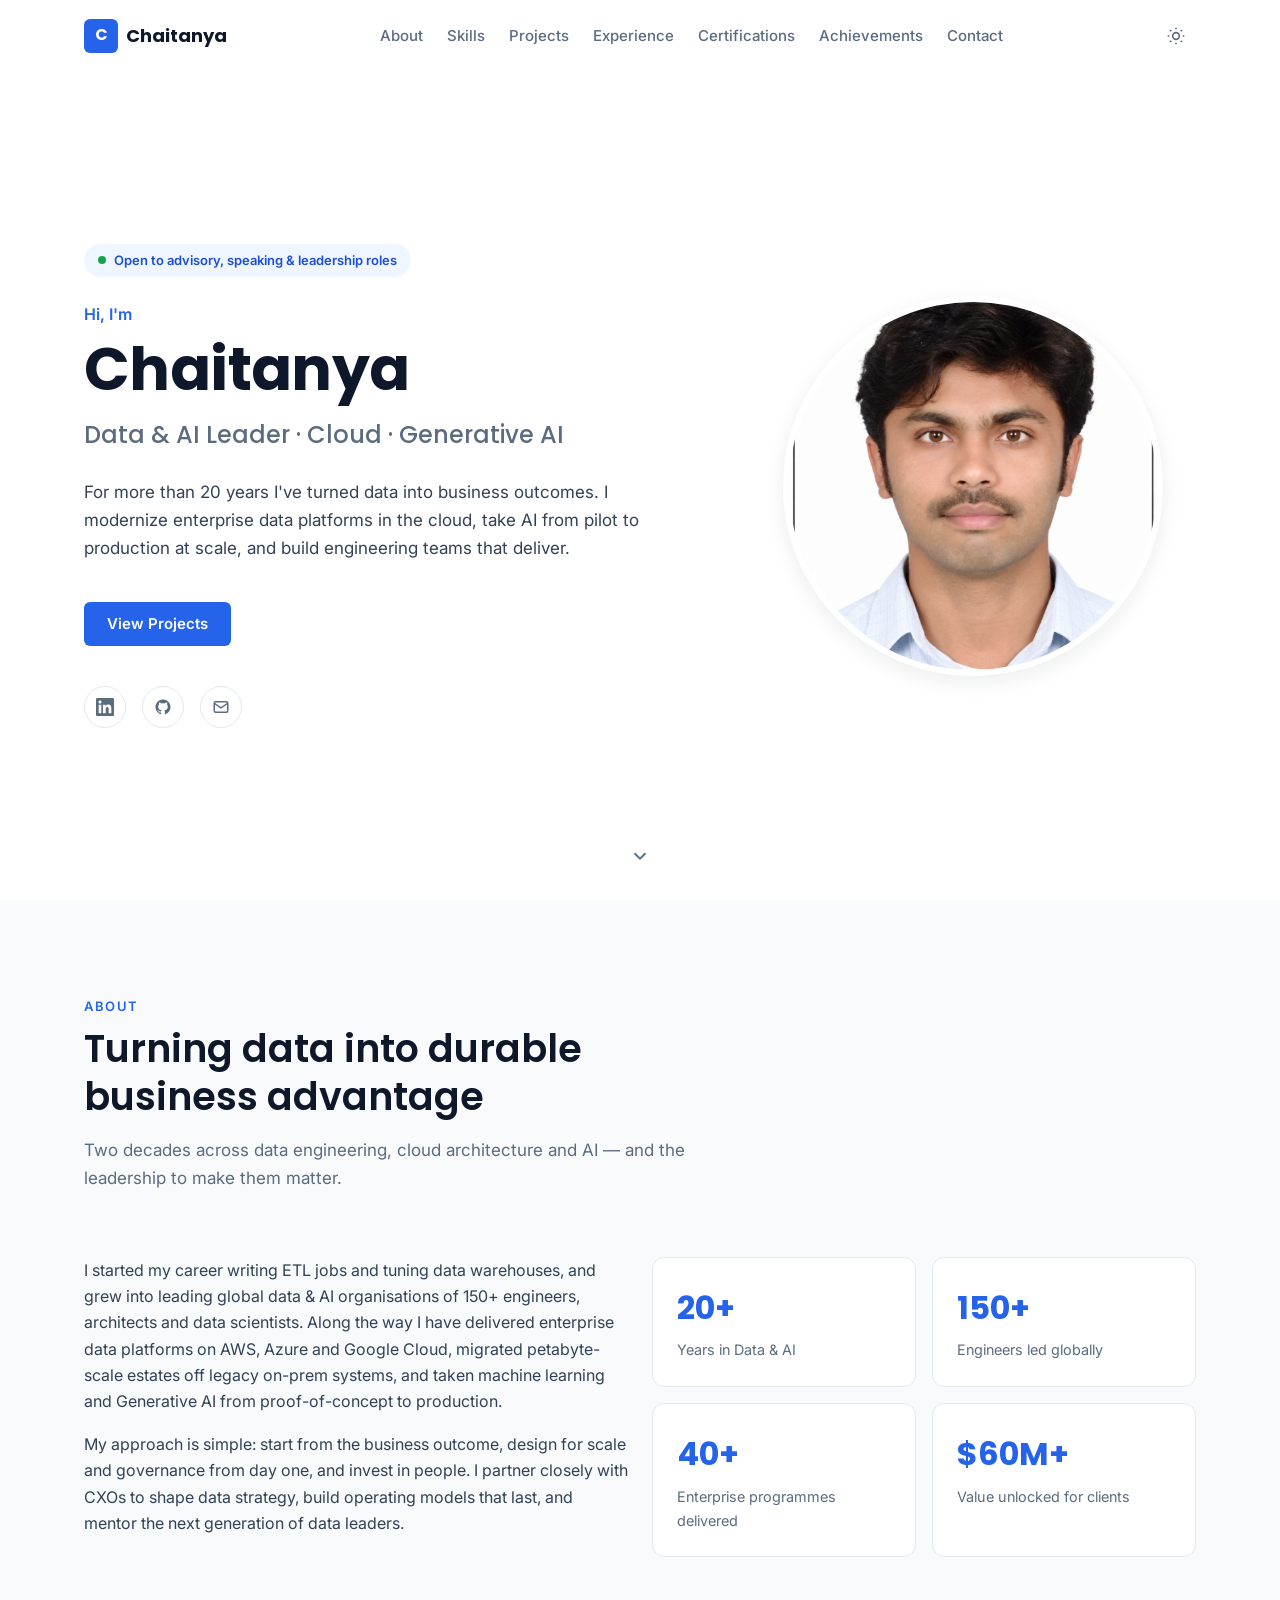
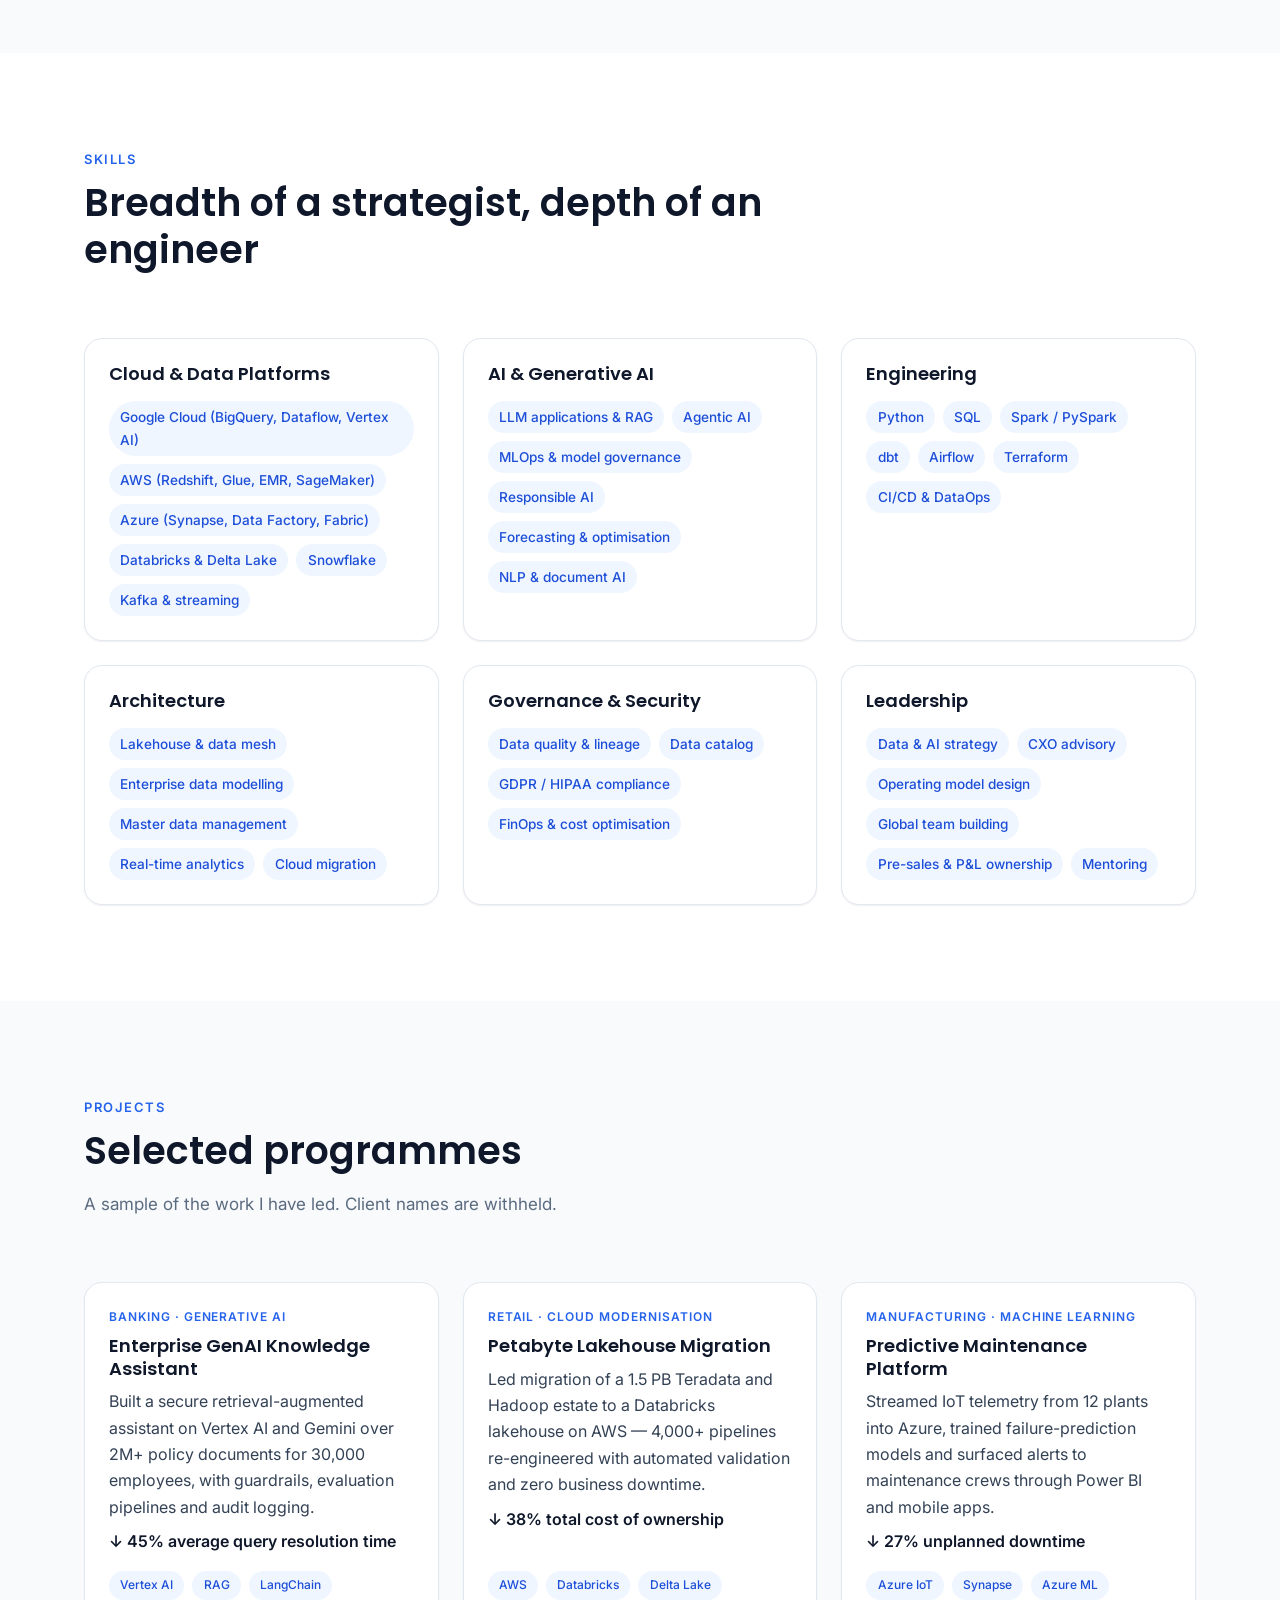
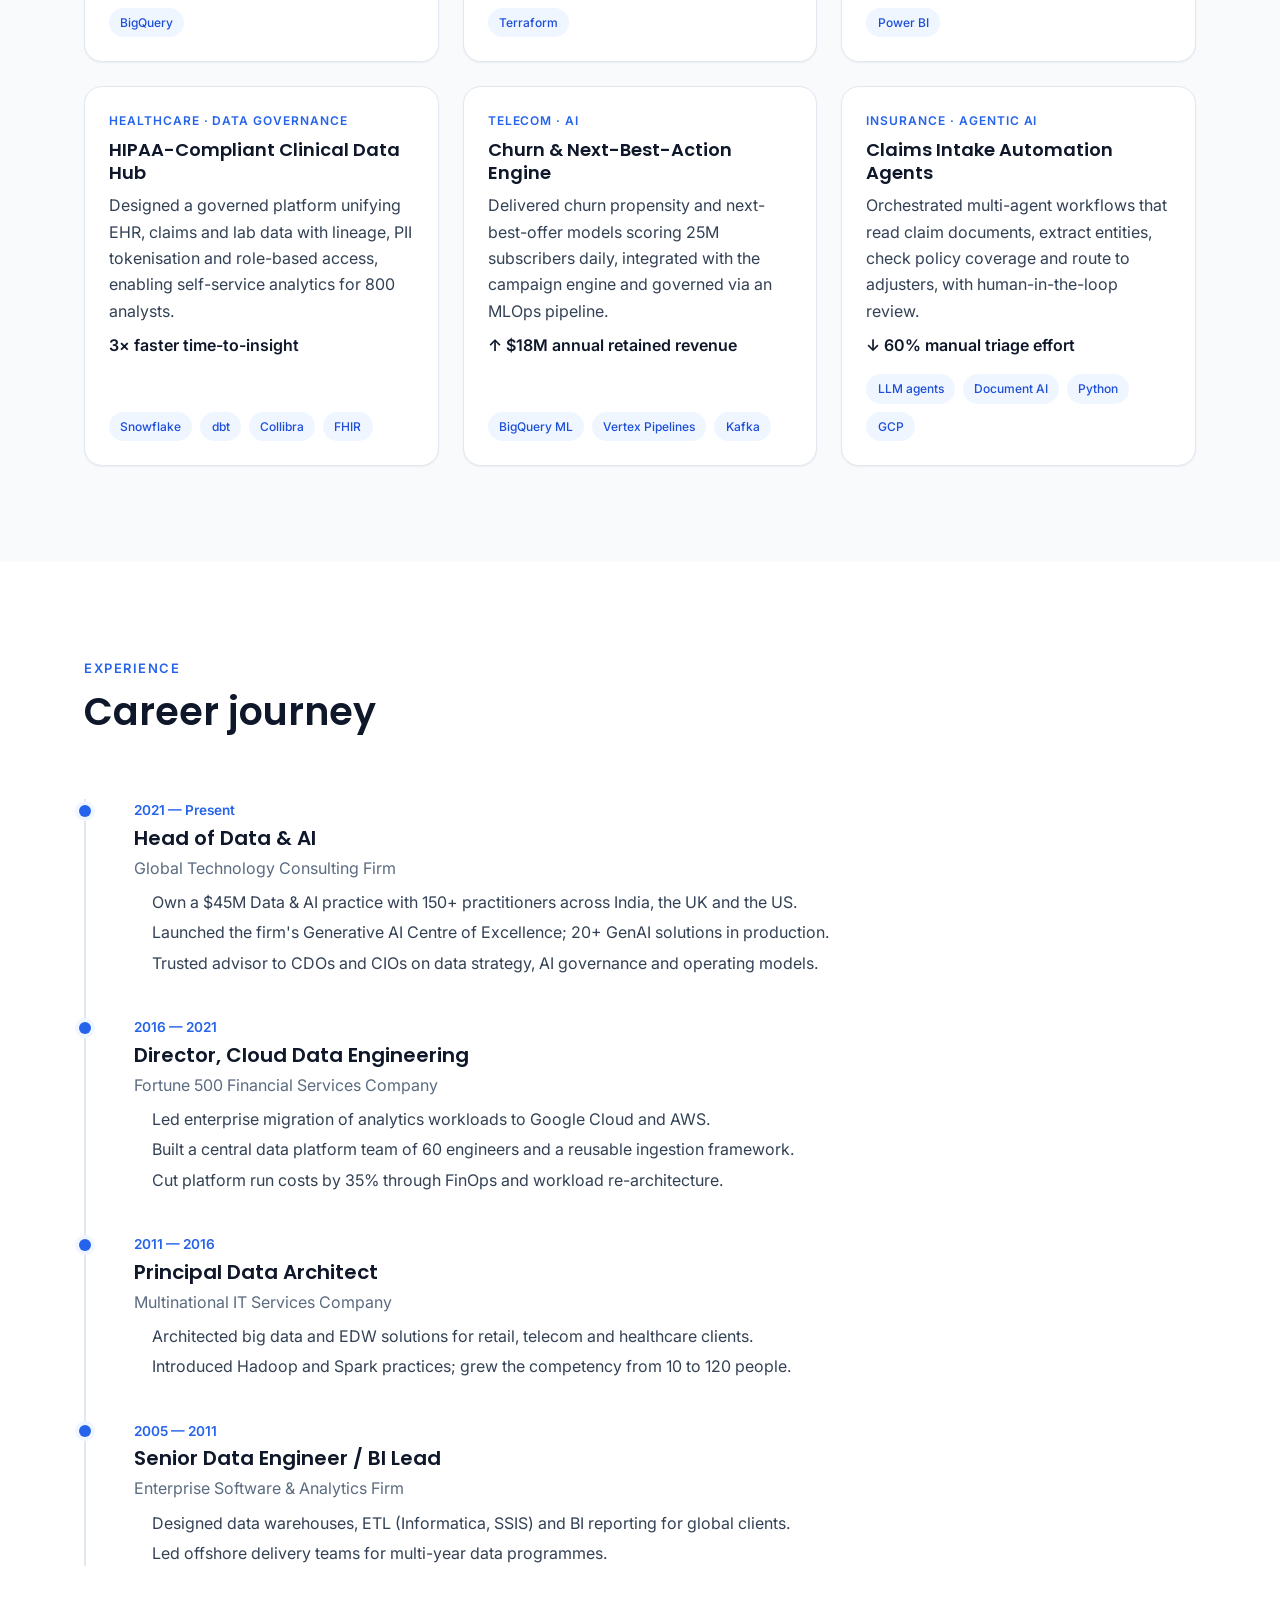
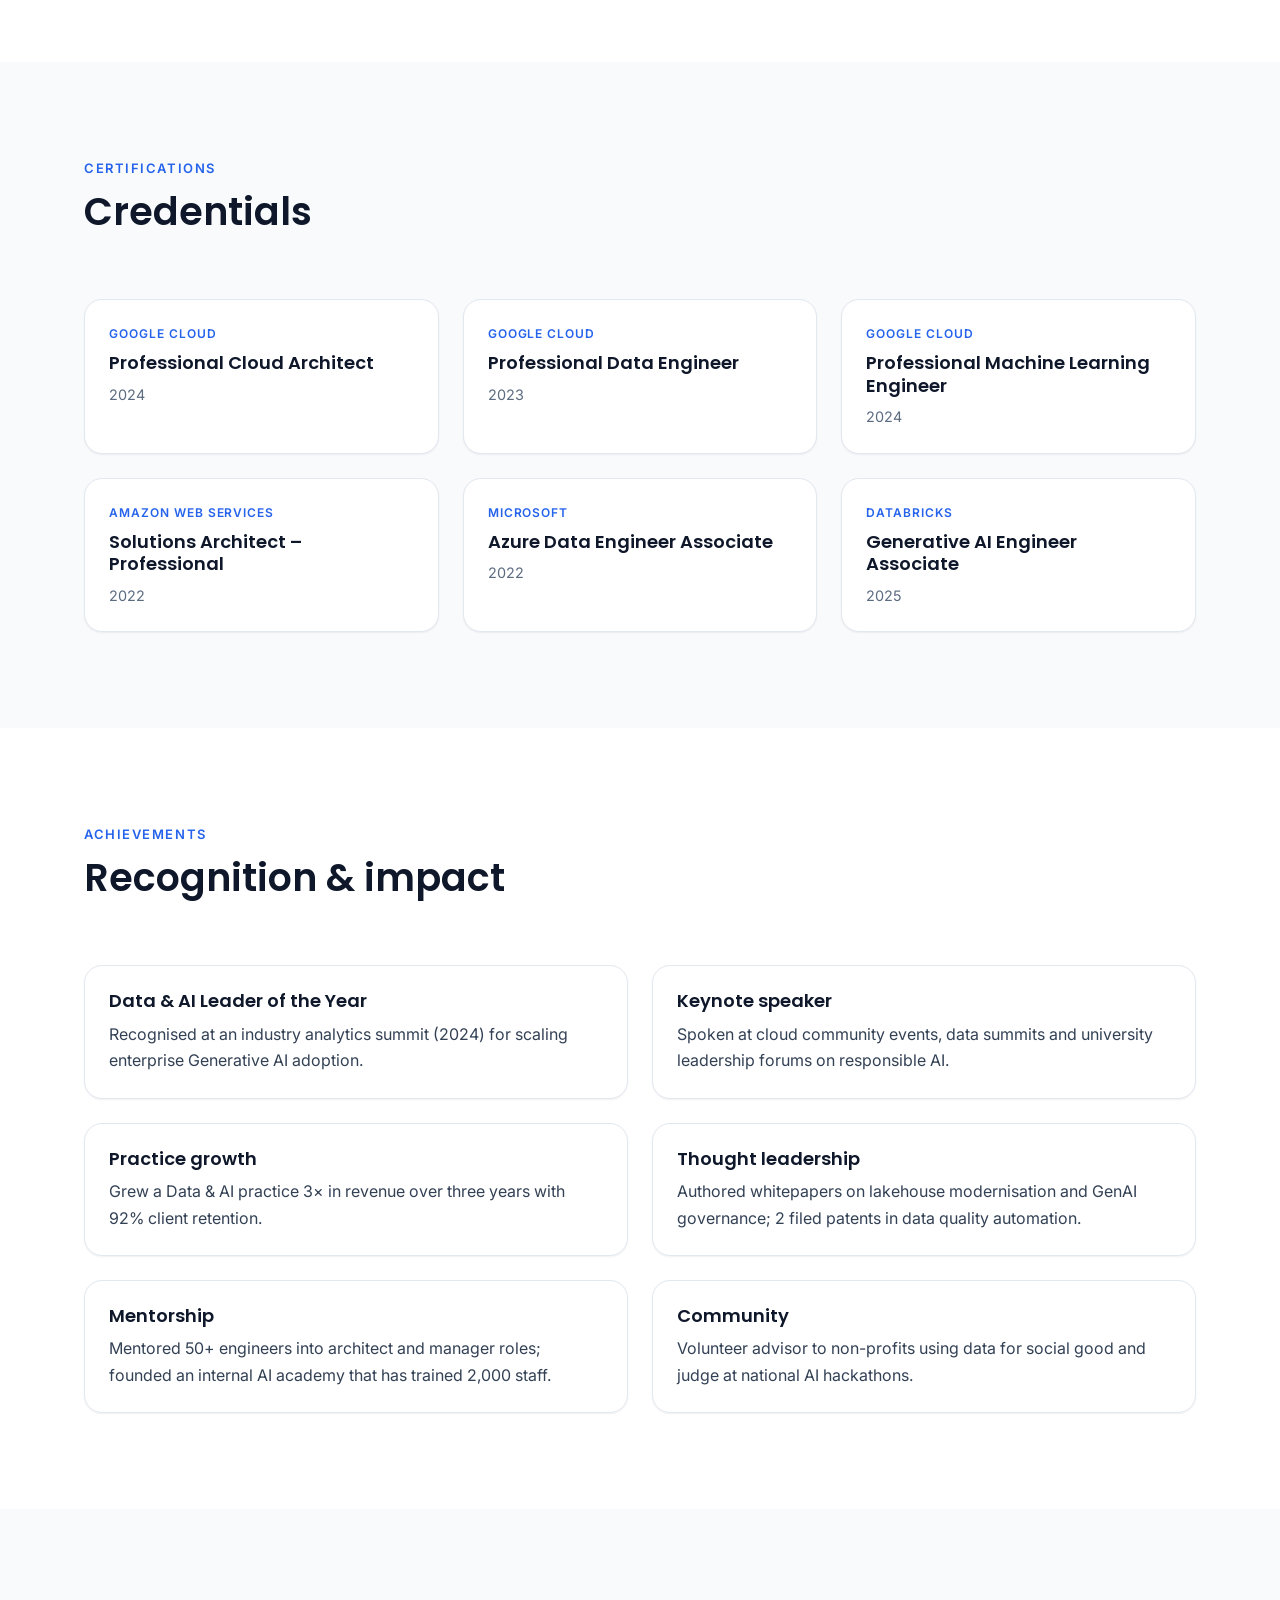
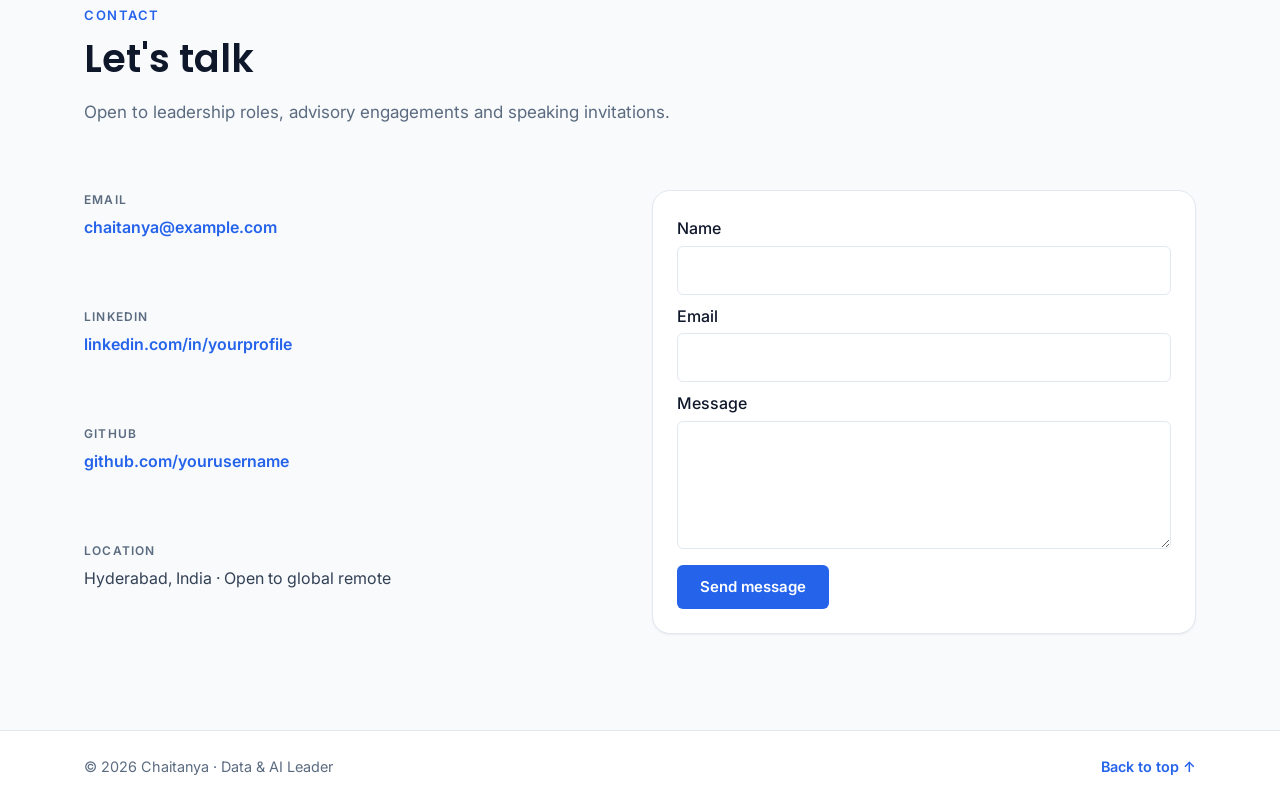
<file: index.html>
<!DOCTYPE html>
<html lang="en">
<head>
  <meta charset="UTF-8">
  <meta name="viewport" content="width=device-width, initial-scale=1.0">

  <title>Chaitanya | Data &amp; AI Leader — Cloud, Generative AI &amp; Analytics</title>
  <meta name="description" content="Chaitanya is a Data &amp; AI leader with 20+ years of experience building cloud data platforms, scaling enterprise AI and Generative AI, and leading high-performing engineering teams.">
  <meta name="author" content="Chaitanya">
  <meta name="theme-color" content="#2563eb">

  <!-- Canonical: update to your published GitHub Pages URL -->
  <link rel="canonical" href="https://yourusername.github.io/portfolio-demo2/">

  <!-- Open Graph -->
  <meta property="og:type" content="profile">
  <meta property="og:site_name" content="Chaitanya — Portfolio">
  <meta property="og:title" content="Chaitanya | Data &amp; AI Leader">
  <meta property="og:description" content="20+ years building cloud data platforms, enterprise AI and high-performing teams.">
  <meta property="og:url" content="https://yourusername.github.io/portfolio-demo2/">
  <meta property="og:image" content="https://yourusername.github.io/portfolio-demo2/assets/og-image.png">
  <meta property="og:image:width" content="1200">
  <meta property="og:image:height" content="630">
  <meta property="og:image:alt" content="Chaitanya — Data &amp; AI Leader">
  <meta name="twitter:card" content="summary_large_image">

  <!-- Icons -->
  <link rel="icon" href="assets/icons/favicon.svg" type="image/svg+xml">
  <link rel="icon" href="assets/icons/favicon-32.png" sizes="32x32" type="image/png">
  <link rel="apple-touch-icon" href="assets/icons/apple-touch-icon.png">

  <!-- Fonts -->
  <link rel="preconnect" href="https://fonts.googleapis.com">
  <link rel="preconnect" href="https://fonts.gstatic.com" crossorigin>
  <link href="https://fonts.googleapis.com/css2?family=Inter:wght@400;500;600&family=Poppins:wght@500;600;700&display=swap" rel="stylesheet">

  <link rel="preload" as="image" href="images/profile/profile.jpg" fetchpriority="high">
  <link rel="stylesheet" href="css/style.css">

  <script src="js/theme-init.js"></script>
  <script src="js/main.js" defer></script>
</head>
<body>

  <a class="skip-link" href="#main-content">Skip to main content</a>

  <header class="site-header" id="site-header">
    <div class="container site-header__inner">

      <a class="brand" href="#hero" aria-label="Chaitanya — back to top">
        <span class="brand__mark" aria-hidden="true">C</span>
        <span>Chaitanya</span>
      </a>

      <nav class="primary-nav" aria-label="Primary">
        <ul class="primary-nav__list" id="primary-nav-list">
          <li><a class="nav-link" href="#about">About</a></li>
          <li><a class="nav-link" href="#skills">Skills</a></li>
          <li><a class="nav-link" href="#projects">Projects</a></li>
          <li><a class="nav-link" href="#experience">Experience</a></li>
          <li><a class="nav-link" href="#certifications">Certifications</a></li>
          <li><a class="nav-link" href="#achievements">Achievements</a></li>
          <li><a class="nav-link" href="#contact">Contact</a></li>
        </ul>
      </nav>

      <div class="site-header__actions">
        <button type="button" class="icon-button theme-toggle" id="theme-toggle" aria-label="Switch to dark theme" aria-pressed="false">
          <svg class="icon icon-sun" width="20" height="20" viewBox="0 0 24 24" fill="none" stroke="currentColor" stroke-width="2" aria-hidden="true">
            <circle cx="12" cy="12" r="4"></circle>
            <path d="M12 2v2M12 20v2M4.93 4.93l1.41 1.41M17.66 17.66l1.41 1.41M2 12h2M20 12h2M6.34 17.66l-1.41 1.41M19.07 4.93l-1.41 1.41"></path>
          </svg>
          <svg class="icon icon-moon" width="20" height="20" viewBox="0 0 24 24" fill="none" stroke="currentColor" stroke-width="2" aria-hidden="true">
            <path d="M21 12.79A9 9 0 1 1 11.21 3 7 7 0 0 0 21 12.79z"></path>
          </svg>
        </button>


        <button type="button" class="icon-button nav-toggle" id="nav-toggle" aria-label="Open menu" aria-expanded="false" aria-controls="primary-nav-list">
          <span class="nav-toggle__bar"></span>
          <span class="nav-toggle__bar"></span>
          <span class="nav-toggle__bar"></span>
        </button>
      </div>

    </div>
  </header>

  <main id="main-content">

    <!-- ============================== Hero ============================== -->
    <section id="hero" class="hero" aria-labelledby="hero-title">
      <div class="container hero__inner">

        <div class="hero__content">
          <p class="hero__badge"><span class="hero__badge-dot" aria-hidden="true"></span>Open to advisory, speaking &amp; leadership roles</p>
          <p class="hero__eyebrow">Hi, I'm</p>
          <h1 class="hero__name" id="hero-title">Chaitanya</h1>
          <p class="hero__role">Data &amp; AI Leader · Cloud · Generative AI</p>
          <p class="hero__summary">
            For more than 20 years I've turned data into business outcomes. I modernize
            enterprise data platforms in the cloud, take AI from pilot to production at scale,
            and build engineering teams that deliver.
          </p>

          <div class="hero__cta">
            <a class="btn btn-primary" href="#projects">View Projects</a>
          </div>

          <ul class="social-links" aria-label="Social links">
            <li>
              <a href="https://www.linkedin.com/in/yourprofile" target="_blank" rel="noopener" aria-label="LinkedIn profile">
                <svg width="18" height="18" viewBox="0 0 24 24" fill="currentColor" aria-hidden="true">
                  <path d="M20.447 20.452h-3.554v-5.569c0-1.328-.027-3.037-1.852-3.037-1.853 0-2.136 1.445-2.136 2.939v5.667H9.351V9h3.414v1.561h.046c.477-.9 1.637-1.85 3.37-1.85 3.601 0 4.267 2.37 4.267 5.455v6.286zM5.337 7.433c-1.144 0-2.063-.926-2.063-2.065 0-1.138.92-2.063 2.063-2.063 1.14 0 2.064.925 2.064 2.063 0 1.139-.925 2.065-2.064 2.065zm1.782 13.019H3.555V9h3.564v11.452zM22.225 0H1.771C.792 0 0 .774 0 1.729v20.542C0 23.227.792 24 1.771 24h20.451C23.2 24 24 23.227 24 22.271V1.729C24 .774 23.2 0 22.222 0h.003z"></path>
                </svg>
              </a>
            </li>
            <li>
              <a href="https://github.com/yourusername" target="_blank" rel="noopener" aria-label="GitHub profile">
                <svg width="18" height="18" viewBox="0 0 24 24" fill="currentColor" aria-hidden="true">
                  <path d="M12 2C6.477 2 2 6.484 2 12.017c0 4.425 2.865 8.18 6.839 9.504.5.092.682-.217.682-.483 0-.237-.008-.868-.013-1.703-2.782.605-3.369-1.343-3.369-1.343-.454-1.158-1.11-1.466-1.11-1.466-.908-.62.069-.608.069-.608 1.003.07 1.531 1.032 1.531 1.032.892 1.53 2.341 1.088 2.91.833.092-.647.35-1.088.636-1.338-2.221-.253-4.555-1.113-4.555-4.951 0-1.093.39-1.988 1.029-2.688-.103-.253-.446-1.272.098-2.65 0 0 .84-.27 2.75 1.026A9.564 9.564 0 0112 6.844c.85.004 1.705.115 2.504.337 1.909-1.296 2.747-1.026 2.747-1.026.546 1.378.202 2.397.1 2.65.64.7 1.028 1.595 1.028 2.688 0 3.848-2.339 4.695-4.566 4.943.359.309.678.92.678 1.855 0 1.338-.012 2.419-.012 2.749 0 .268.18.58.688.482A10.02 10.02 0 0022 12.017C22 6.484 17.522 2 12 2z"></path>
                </svg>
              </a>
            </li>
            <li>
              <a href="mailto:chaitanya@example.com" aria-label="Send email">
                <svg width="18" height="18" viewBox="0 0 24 24" fill="none" stroke="currentColor" stroke-width="2" aria-hidden="true">
                  <rect x="3" y="5" width="18" height="14" rx="2"></rect>
                  <path d="M3 7l9 6 9-6"></path>
                </svg>
              </a>
            </li>
          </ul>
        </div>

        <div class="hero__media">
          <!-- Replace images/profile/profile.jpg with your own square portrait (600×600, < 100 KB) -->
          <img class="hero__photo" src="images/profile/profile.jpg" alt="Portrait of Chaitanya" width="600" height="600" fetchpriority="high" decoding="async">
        </div>

      </div>

      <a class="hero__scroll-indicator" href="#about" aria-label="Scroll to About section">
        <svg width="22" height="22" viewBox="0 0 24 24" fill="none" stroke="currentColor" stroke-width="2" aria-hidden="true">
          <path d="M6 9l6 6 6-6"></path>
        </svg>
      </a>
    </section>

    <!-- ============================== About ============================== -->
    <section id="about" class="section section--alt" aria-labelledby="about-title">
      <div class="container">
        <div class="section__header">
          <p class="section__eyebrow">About</p>
          <h2 class="section__title" id="about-title">Turning data into durable business advantage</h2>
          <p class="section__lead">Two decades across data engineering, cloud architecture and AI — and the leadership to make them matter.</p>
        </div>
        <div class="grid grid--2 about">
          <div class="about__text">
            <p>I started my career writing ETL jobs and tuning data warehouses, and grew into leading global data &amp; AI organisations of 150+ engineers, architects and data scientists. Along the way I have delivered enterprise data platforms on AWS, Azure and Google Cloud, migrated petabyte-scale estates off legacy on-prem systems, and taken machine learning and Generative AI from proof-of-concept to production.</p>
            <p>My approach is simple: start from the business outcome, design for scale and governance from day one, and invest in people. I partner closely with CXOs to shape data strategy, build operating models that last, and mentor the next generation of data leaders.</p>
          </div>
          <ul class="stats">
            <li class="stat"><span class="stat__value">20+</span><span class="stat__label">Years in Data &amp; AI</span></li>
            <li class="stat"><span class="stat__value">150+</span><span class="stat__label">Engineers led globally</span></li>
            <li class="stat"><span class="stat__value">40+</span><span class="stat__label">Enterprise programmes delivered</span></li>
            <li class="stat"><span class="stat__value">$60M+</span><span class="stat__label">Value unlocked for clients</span></li>
          </ul>
        </div>
      </div>
    </section>

    <!-- ============================== Skills ============================== -->
    <section id="skills" class="section" aria-labelledby="skills-title">
      <div class="container">
        <div class="section__header">
          <p class="section__eyebrow">Skills</p>
          <h2 class="section__title" id="skills-title">Breadth of a strategist, depth of an engineer</h2>
        </div>
        <div class="grid grid--3">
          <article class="card"><h3 class="card__title">Cloud &amp; Data Platforms</h3>
            <ul class="tags"><li>Google Cloud (BigQuery, Dataflow, Vertex AI)</li><li>AWS (Redshift, Glue, EMR, SageMaker)</li><li>Azure (Synapse, Data Factory, Fabric)</li><li>Databricks &amp; Delta Lake</li><li>Snowflake</li><li>Kafka &amp; streaming</li></ul></article>
          <article class="card"><h3 class="card__title">AI &amp; Generative AI</h3>
            <ul class="tags"><li>LLM applications &amp; RAG</li><li>Agentic AI</li><li>MLOps &amp; model governance</li><li>Responsible AI</li><li>Forecasting &amp; optimisation</li><li>NLP &amp; document AI</li></ul></article>
          <article class="card"><h3 class="card__title">Engineering</h3>
            <ul class="tags"><li>Python</li><li>SQL</li><li>Spark / PySpark</li><li>dbt</li><li>Airflow</li><li>Terraform</li><li>CI/CD &amp; DataOps</li></ul></article>
          <article class="card"><h3 class="card__title">Architecture</h3>
            <ul class="tags"><li>Lakehouse &amp; data mesh</li><li>Enterprise data modelling</li><li>Master data management</li><li>Real-time analytics</li><li>Cloud migration</li></ul></article>
          <article class="card"><h3 class="card__title">Governance &amp; Security</h3>
            <ul class="tags"><li>Data quality &amp; lineage</li><li>Data catalog</li><li>GDPR / HIPAA compliance</li><li>FinOps &amp; cost optimisation</li></ul></article>
          <article class="card"><h3 class="card__title">Leadership</h3>
            <ul class="tags"><li>Data &amp; AI strategy</li><li>CXO advisory</li><li>Operating model design</li><li>Global team building</li><li>Pre-sales &amp; P&amp;L ownership</li><li>Mentoring</li></ul></article>
        </div>
      </div>
    </section>

    <!-- ============================== Projects ============================== -->
    <section id="projects" class="section section--alt" aria-labelledby="projects-title">
      <div class="container">
        <div class="section__header">
          <p class="section__eyebrow">Projects</p>
          <h2 class="section__title" id="projects-title">Selected programmes</h2>
          <p class="section__lead">A sample of the work I have led. Client names are withheld.</p>
        </div>
        <div class="grid grid--3">
          <article class="card project">
            <p class="project__meta">Banking · Generative AI</p>
            <h3 class="card__title">Enterprise GenAI Knowledge Assistant</h3>
            <p>Built a secure retrieval-augmented assistant on Vertex AI and Gemini over 2M+ policy documents for 30,000 employees, with guardrails, evaluation pipelines and audit logging.</p>
            <p class="project__impact">↓ 45% average query resolution time</p>
            <ul class="tags tags--sm"><li>Vertex AI</li><li>RAG</li><li>LangChain</li><li>BigQuery</li></ul>
          </article>
          <article class="card project">
            <p class="project__meta">Retail · Cloud Modernisation</p>
            <h3 class="card__title">Petabyte Lakehouse Migration</h3>
            <p>Led migration of a 1.5 PB Teradata and Hadoop estate to a Databricks lakehouse on AWS — 4,000+ pipelines re-engineered with automated validation and zero business downtime.</p>
            <p class="project__impact">↓ 38% total cost of ownership</p>
            <ul class="tags tags--sm"><li>AWS</li><li>Databricks</li><li>Delta Lake</li><li>Terraform</li></ul>
          </article>
          <article class="card project">
            <p class="project__meta">Manufacturing · Machine Learning</p>
            <h3 class="card__title">Predictive Maintenance Platform</h3>
            <p>Streamed IoT telemetry from 12 plants into Azure, trained failure-prediction models and surfaced alerts to maintenance crews through Power BI and mobile apps.</p>
            <p class="project__impact">↓ 27% unplanned downtime</p>
            <ul class="tags tags--sm"><li>Azure IoT</li><li>Synapse</li><li>Azure ML</li><li>Power BI</li></ul>
          </article>
          <article class="card project">
            <p class="project__meta">Healthcare · Data Governance</p>
            <h3 class="card__title">HIPAA-Compliant Clinical Data Hub</h3>
            <p>Designed a governed platform unifying EHR, claims and lab data with lineage, PII tokenisation and role-based access, enabling self-service analytics for 800 analysts.</p>
            <p class="project__impact">3× faster time-to-insight</p>
            <ul class="tags tags--sm"><li>Snowflake</li><li>dbt</li><li>Collibra</li><li>FHIR</li></ul>
          </article>
          <article class="card project">
            <p class="project__meta">Telecom · AI</p>
            <h3 class="card__title">Churn &amp; Next-Best-Action Engine</h3>
            <p>Delivered churn propensity and next-best-offer models scoring 25M subscribers daily, integrated with the campaign engine and governed via an MLOps pipeline.</p>
            <p class="project__impact">↑ $18M annual retained revenue</p>
            <ul class="tags tags--sm"><li>BigQuery ML</li><li>Vertex Pipelines</li><li>Kafka</li></ul>
          </article>
          <article class="card project">
            <p class="project__meta">Insurance · Agentic AI</p>
            <h3 class="card__title">Claims Intake Automation Agents</h3>
            <p>Orchestrated multi-agent workflows that read claim documents, extract entities, check policy coverage and route to adjusters, with human-in-the-loop review.</p>
            <p class="project__impact">↓ 60% manual triage effort</p>
            <ul class="tags tags--sm"><li>LLM agents</li><li>Document AI</li><li>Python</li><li>GCP</li></ul>
          </article>
        </div>
      </div>
    </section>

    <!-- ============================== Experience ============================== -->
    <section id="experience" class="section" aria-labelledby="experience-title">
      <div class="container">
        <div class="section__header">
          <p class="section__eyebrow">Experience</p>
          <h2 class="section__title" id="experience-title">Career journey</h2>
        </div>
        <ol class="timeline">
          <li class="timeline__item">
            <p class="timeline__date">2021 — Present</p>
            <h3 class="timeline__role">Head of Data &amp; AI</h3>
            <p class="timeline__org">Global Technology Consulting Firm</p>
            <ul><li>Own a $45M Data &amp; AI practice with 150+ practitioners across India, the UK and the US.</li><li>Launched the firm's Generative AI Centre of Excellence; 20+ GenAI solutions in production.</li><li>Trusted advisor to CDOs and CIOs on data strategy, AI governance and operating models.</li></ul>
          </li>
          <li class="timeline__item">
            <p class="timeline__date">2016 — 2021</p>
            <h3 class="timeline__role">Director, Cloud Data Engineering</h3>
            <p class="timeline__org">Fortune 500 Financial Services Company</p>
            <ul><li>Led enterprise migration of analytics workloads to Google Cloud and AWS.</li><li>Built a central data platform team of 60 engineers and a reusable ingestion framework.</li><li>Cut platform run costs by 35% through FinOps and workload re-architecture.</li></ul>
          </li>
          <li class="timeline__item">
            <p class="timeline__date">2011 — 2016</p>
            <h3 class="timeline__role">Principal Data Architect</h3>
            <p class="timeline__org">Multinational IT Services Company</p>
            <ul><li>Architected big data and EDW solutions for retail, telecom and healthcare clients.</li><li>Introduced Hadoop and Spark practices; grew the competency from 10 to 120 people.</li></ul>
          </li>
          <li class="timeline__item">
            <p class="timeline__date">2005 — 2011</p>
            <h3 class="timeline__role">Senior Data Engineer / BI Lead</h3>
            <p class="timeline__org">Enterprise Software &amp; Analytics Firm</p>
            <ul><li>Designed data warehouses, ETL (Informatica, SSIS) and BI reporting for global clients.</li><li>Led offshore delivery teams for multi-year data programmes.</li></ul>
          </li>
        </ol>
      </div>
    </section>

    <!-- ============================== Certifications ============================== -->
    <section id="certifications" class="section section--alt" aria-labelledby="certifications-title">
      <div class="container">
        <div class="section__header">
          <p class="section__eyebrow">Certifications</p>
          <h2 class="section__title" id="certifications-title">Credentials</h2>
        </div>
        <div class="grid grid--3">
          <article class="card cert"><p class="cert__issuer">Google Cloud</p><h3 class="card__title">Professional Cloud Architect</h3><p class="cert__year">2024</p></article>
          <article class="card cert"><p class="cert__issuer">Google Cloud</p><h3 class="card__title">Professional Data Engineer</h3><p class="cert__year">2023</p></article>
          <article class="card cert"><p class="cert__issuer">Google Cloud</p><h3 class="card__title">Professional Machine Learning Engineer</h3><p class="cert__year">2024</p></article>
          <article class="card cert"><p class="cert__issuer">Amazon Web Services</p><h3 class="card__title">Solutions Architect – Professional</h3><p class="cert__year">2022</p></article>
          <article class="card cert"><p class="cert__issuer">Microsoft</p><h3 class="card__title">Azure Data Engineer Associate</h3><p class="cert__year">2022</p></article>
          <article class="card cert"><p class="cert__issuer">Databricks</p><h3 class="card__title">Generative AI Engineer Associate</h3><p class="cert__year">2025</p></article>
        </div>
      </div>
    </section>

    <!-- ============================== Achievements ============================== -->
    <section id="achievements" class="section" aria-labelledby="achievements-title">
      <div class="container">
        <div class="section__header">
          <p class="section__eyebrow">Achievements</p>
          <h2 class="section__title" id="achievements-title">Recognition &amp; impact</h2>
        </div>
        <div class="grid grid--2">
          <article class="card"><h3 class="card__title">Data &amp; AI Leader of the Year</h3><p>Recognised at an industry analytics summit (2024) for scaling enterprise Generative AI adoption.</p></article>
          <article class="card"><h3 class="card__title">Keynote speaker</h3><p>Spoken at cloud community events, data summits and university leadership forums on responsible AI.</p></article>
          <article class="card"><h3 class="card__title">Practice growth</h3><p>Grew a Data &amp; AI practice 3× in revenue over three years with 92% client retention.</p></article>
          <article class="card"><h3 class="card__title">Thought leadership</h3><p>Authored whitepapers on lakehouse modernisation and GenAI governance; 2 filed patents in data quality automation.</p></article>
          <article class="card"><h3 class="card__title">Mentorship</h3><p>Mentored 50+ engineers into architect and manager roles; founded an internal AI academy that has trained 2,000 staff.</p></article>
          <article class="card"><h3 class="card__title">Community</h3><p>Volunteer advisor to non-profits using data for social good and judge at national AI hackathons.</p></article>
        </div>
      </div>
    </section>

    <!-- ============================== Contact ============================== -->
    <section id="contact" class="section section--alt" aria-labelledby="contact-title">
      <div class="container">
        <div class="section__header">
          <p class="section__eyebrow">Contact</p>
          <h2 class="section__title" id="contact-title">Let's talk</h2>
          <p class="section__lead">Open to leadership roles, advisory engagements and speaking invitations.</p>
        </div>
        <div class="grid grid--2">
          <ul class="contact-list">
            <li><span class="contact-list__label">Email</span><a class="text-link" href="mailto:chaitanya@example.com">chaitanya@example.com</a></li>
            <li><span class="contact-list__label">LinkedIn</span><a class="text-link" href="https://www.linkedin.com/in/yourprofile" target="_blank" rel="noopener">linkedin.com/in/yourprofile</a></li>
            <li><span class="contact-list__label">GitHub</span><a class="text-link" href="https://github.com/yourusername" target="_blank" rel="noopener">github.com/yourusername</a></li>
            <li><span class="contact-list__label">Location</span><span>Hyderabad, India · Open to global remote</span></li>
          </ul>
          <form class="contact-form card" action="mailto:chaitanya@example.com" method="post" enctype="text/plain">
            <label>Name<input type="text" name="name" required autocomplete="name"></label>
            <label>Email<input type="email" name="email" required autocomplete="email"></label>
            <label>Message<textarea name="message" rows="4" required></textarea></label>
            <button type="submit" class="btn btn-primary">Send message</button>
          </form>
        </div>
      </div>
    </section>

  </main>

  <footer class="site-footer">
    <div class="container site-footer__inner">
      <p>© 2026 Chaitanya · Data &amp; AI Leader</p>
      <a class="text-link" href="#hero">Back to top ↑</a>
    </div>
  </footer>

  <a class="back-to-top" id="back-to-top" href="#hero" aria-label="Back to top">↑</a>

</body>
</html>
</file>
<file: css/style.css>
/* ==========================================================================
   Variables
   ========================================================================== */
:root {
  color-scheme: light;

  /* Color — light theme (default) */
  --color-primary: #2563eb;
  --color-primary-strong: #1d4ed8;
  --color-primary-soft: #eff6ff;
  --color-on-primary-soft: #1d4ed8;
  --color-button: #2563eb;
  --color-button-hover: #1d4ed8;

  --color-bg: #ffffff;
  --color-bg-alt: #f8fafc;
  --color-surface: #ffffff;

  --color-text: #0f172a;
  --color-text-body: #334155;
  --color-text-muted: #5b6b80;
  --color-border: #e2e8f0;

  --color-white: #ffffff;
  --color-overlay: rgba(15, 23, 42, 0.5);

  /* Typography */
  --font-heading: 'Poppins', 'Segoe UI', system-ui, sans-serif;
  --font-body: 'Inter', 'Segoe UI', system-ui, sans-serif;

  /* Spacing scale */
  --space-2xs: 0.25rem;
  --space-xs: 0.5rem;
  --space-sm: 1rem;
  --space-md: 1.5rem;
  --space-lg: 2.5rem;
  --space-xl: 4rem;
  --space-2xl: 6rem;

  /* Layout */
  --container-max-width: 1160px;
  --header-height: 72px;
  --radius-sm: 6px;
  --radius-md: 12px;
  --radius-lg: 18px;
  --radius-pill: 999px;

  /* Effects */
  --shadow-sm: 0 1px 2px rgba(15, 23, 42, 0.06);
  --shadow-md: 0 6px 20px rgba(15, 23, 42, 0.08);
  --transition-base: 0.2s ease;

  /* Stacking */
  --z-header: 100;
  --z-overlay: 200;
}

/* Color — dark theme, applied via [data-theme="dark"] on <html> */
[data-theme='dark'] {
  color-scheme: dark;

  --color-primary: #60a5fa;
  --color-primary-strong: #93c5fd;
  --color-primary-soft: rgba(59, 130, 246, 0.14);
  --color-on-primary-soft: #93c5fd;
  --color-button: #2563eb;
  --color-button-hover: #1d4ed8;

  --color-bg: #0b1220;
  --color-bg-alt: #111a2e;
  --color-surface: #16213a;

  --color-text: #f1f5f9;
  --color-text-body: #cbd5e1;
  --color-text-muted: #94a3b8;
  --color-border: #26344f;

  --color-overlay: rgba(0, 0, 0, 0.6);

  --shadow-sm: 0 1px 2px rgba(0, 0, 0, 0.3);
  --shadow-md: 0 6px 20px rgba(0, 0, 0, 0.35);
}

/* ==========================================================================
   Global
   ========================================================================== */
*,
*::before,
*::after {
  box-sizing: border-box;
  margin: 0;
  padding: 0;
}

html {
  scroll-behavior: smooth;
  scroll-padding-top: var(--header-height);
  -webkit-text-size-adjust: 100%;
}

@media (prefers-reduced-motion: reduce) {
  html {
    scroll-behavior: auto;
  }

  *,
  *::before,
  *::after {
    transition-duration: 0.01ms !important;
    animation-duration: 0.01ms !important;
    animation-iteration-count: 1 !important;
  }
}

body {
  font-family: var(--font-body);
  font-size: 1rem;
  line-height: 1.65;
  color: var(--color-text-body);
  background-color: var(--color-bg);
  transition: background-color var(--transition-base), color var(--transition-base);
}

body.is-locked {
  overflow: hidden;
}

h1, h2, h3, h4, h5, h6 {
  font-family: var(--font-heading);
  line-height: 1.25;
  font-weight: 600;
  color: var(--color-text);
}

img, svg {
  display: block;
  max-width: 100%;
}

a {
  color: inherit;
  text-decoration: none;
}

ul, ol {
  list-style: none;
}

button,
input,
textarea,
select {
  font: inherit;
  color: inherit;
}

button {
  cursor: pointer;
  background: none;
  border: none;
}

:focus-visible {
  outline: 2px solid var(--color-primary);
  outline-offset: 3px;
}

.skip-link {
  position: absolute;
  top: -100%;
  left: var(--space-sm);
  z-index: 1000;
  padding: var(--space-xs) var(--space-sm);
  background: var(--color-button);
  color: var(--color-white);
  border-radius: var(--radius-sm);
  transition: top var(--transition-base);
}

.skip-link:focus {
  top: var(--space-sm);
}

.visually-hidden {
  position: absolute;
  width: 1px;
  height: 1px;
  padding: 0;
  margin: -1px;
  overflow: hidden;
  clip: rect(0, 0, 0, 0);
  white-space: nowrap;
  border: 0;
}

/* ==========================================================================
   Layout
   ========================================================================== */
.container {
  width: 100%;
  max-width: var(--container-max-width);
  margin-inline: auto;
  padding-inline: var(--space-md);
}

main {
  padding-top: var(--header-height);
}

.section {
  padding-block: var(--space-2xl);
}

.section--alt {
  background-color: var(--color-bg-alt);
}

.section__header {
  max-width: 680px;
  margin-bottom: var(--space-xl);
}

.section__eyebrow {
  font-size: 0.8125rem;
  font-weight: 600;
  letter-spacing: 0.12em;
  text-transform: uppercase;
  color: var(--color-primary);
  margin-bottom: var(--space-xs);
}

.section__title {
  font-size: clamp(1.75rem, 3.2vw, 2.375rem);
  margin-bottom: var(--space-sm);
}

.section__lead {
  font-size: 1.0625rem;
  color: var(--color-text-muted);
}

.grid {
  display: grid;
  gap: var(--space-md);
}

.grid--2 { grid-template-columns: repeat(2, minmax(0, 1fr)); }
.grid--3 { grid-template-columns: repeat(3, minmax(0, 1fr)); }
.grid--4 { grid-template-columns: repeat(4, minmax(0, 1fr)); }

/* ==========================================================================
   Navigation
   ========================================================================== */
.site-header {
  position: fixed;
  inset-block-start: 0;
  inset-inline: 0;
  height: var(--header-height);
  z-index: var(--z-header);
  background-color: var(--color-bg);
  border-bottom: 1px solid transparent;
  transition: box-shadow var(--transition-base), border-color var(--transition-base), background-color var(--transition-base);
}

.site-header.is-scrolled {
  border-color: var(--color-border);
  box-shadow: var(--shadow-sm);
}

.site-header__inner {
  height: 100%;
  display: flex;
  align-items: center;
  justify-content: space-between;
  gap: var(--space-md);
}

.brand {
  display: inline-flex;
  align-items: center;
  gap: var(--space-xs);
  font-family: var(--font-heading);
  font-weight: 700;
  font-size: 1.125rem;
  color: var(--color-text);
  white-space: nowrap;
}

.brand__mark {
  display: inline-flex;
  align-items: center;
  justify-content: center;
  width: 34px;
  height: 34px;
  border-radius: var(--radius-sm);
  background-color: var(--color-button);
  color: var(--color-white);
  font-size: 1rem;
}

.primary-nav__list {
  display: flex;
  align-items: center;
  gap: var(--space-md);
}

.nav-link {
  position: relative;
  font-size: 0.9375rem;
  font-weight: 500;
  color: var(--color-text-muted);
  padding-block: var(--space-xs);
  transition: color var(--transition-base);
}

.nav-link::after {
  content: '';
  position: absolute;
  left: 0;
  right: 0;
  bottom: 2px;
  height: 2px;
  border-radius: 2px;
  background-color: var(--color-primary);
  transform: scaleX(0);
  transition: transform var(--transition-base);
}

.nav-link:hover,
.nav-link:focus-visible {
  color: var(--color-text);
}

.nav-link.is-active {
  color: var(--color-primary);
}

.nav-link.is-active::after {
  transform: scaleX(1);
}

.site-header__actions {
  display: flex;
  align-items: center;
  gap: var(--space-xs);
}

.icon-button {
  display: inline-flex;
  align-items: center;
  justify-content: center;
  width: 40px;
  height: 40px;
  border-radius: 50%;
  color: var(--color-text-muted);
  transition: background-color var(--transition-base), color var(--transition-base);
}

.icon-button:hover {
  background-color: var(--color-bg-alt);
  color: var(--color-text);
}

.icon-moon {
  display: none;
}

[data-theme='dark'] .icon-sun {
  display: none;
}

[data-theme='dark'] .icon-moon {
  display: block;
}

.nav-toggle {
  display: none;
  flex-direction: column;
  justify-content: center;
  gap: 5px;
  width: 40px;
  height: 40px;
  padding: 9px;
}

.nav-toggle__bar {
  width: 100%;
  height: 2px;
  background-color: var(--color-text);
  border-radius: 2px;
  transition: transform var(--transition-base), opacity var(--transition-base);
}

.nav-toggle[aria-expanded='true'] .nav-toggle__bar:nth-child(1) {
  transform: translateY(7px) rotate(45deg);
}

.nav-toggle[aria-expanded='true'] .nav-toggle__bar:nth-child(2) {
  opacity: 0;
}

.nav-toggle[aria-expanded='true'] .nav-toggle__bar:nth-child(3) {
  transform: translateY(-7px) rotate(-45deg);
}

/* ==========================================================================
   Buttons
   ========================================================================== */
.btn {
  display: inline-flex;
  align-items: center;
  justify-content: center;
  gap: var(--space-xs);
  font-family: var(--font-body);
  font-weight: 600;
  font-size: 0.9375rem;
  line-height: 1.2;
  padding: 0.75rem 1.375rem;
  border-radius: var(--radius-sm);
  border: 1px solid transparent;
  transition: background-color var(--transition-base), color var(--transition-base), border-color var(--transition-base);
}

.btn-sm {
  padding: 0.5rem 1rem;
  font-size: 0.875rem;
}

.btn-primary {
  background-color: var(--color-button);
  color: var(--color-white);
}

.btn-primary:hover,
.btn-primary:focus-visible {
  background-color: var(--color-button-hover);
}

.btn-outline {
  background-color: transparent;
  color: var(--color-text);
  border-color: var(--color-border);
}

.btn-outline:hover,
.btn-outline:focus-visible {
  border-color: var(--color-primary);
  color: var(--color-primary);
}

.text-link {
  display: inline-flex;
  align-items: center;
  gap: var(--space-2xs);
  font-weight: 600;
  color: var(--color-primary);
}

.text-link:hover,
.text-link:focus-visible {
  text-decoration: underline;
  text-underline-offset: 3px;
}

/* ==========================================================================
   Hero
   ========================================================================== */
.hero {
  position: relative;
  display: flex;
  align-items: center;
  min-height: calc(100vh - var(--header-height));
  min-height: calc(100svh - var(--header-height));
  padding-block: var(--space-xl);
}

.hero__inner {
  display: grid;
  grid-template-columns: 1.15fr 0.85fr;
  align-items: center;
  gap: var(--space-xl);
}

.hero__badge {
  display: inline-flex;
  align-items: center;
  gap: var(--space-xs);
  padding: 0.375rem 0.875rem;
  margin-bottom: var(--space-md);
  border-radius: var(--radius-pill);
  background-color: var(--color-primary-soft);
  color: var(--color-on-primary-soft);
  font-size: 0.8125rem;
  font-weight: 600;
}

.hero__badge-dot {
  width: 8px;
  height: 8px;
  border-radius: 50%;
  background-color: #16a34a;
}

.hero__eyebrow {
  font-weight: 600;
  color: var(--color-primary);
  margin-bottom: var(--space-2xs);
}

.hero__name {
  font-size: clamp(2.5rem, 5.5vw, 3.75rem);
  font-weight: 700;
  letter-spacing: -0.01em;
  margin-bottom: var(--space-xs);
}

.hero__role {
  font-family: var(--font-heading);
  font-weight: 500;
  font-size: clamp(1.125rem, 2vw, 1.5rem);
  color: var(--color-text-muted);
  margin-bottom: var(--space-md);
}

.hero__summary {
  max-width: 52ch;
  font-size: 1.0625rem;
  margin-bottom: var(--space-lg);
}

.hero__cta {
  display: flex;
  flex-wrap: wrap;
  gap: var(--space-sm);
  margin-bottom: var(--space-lg);
}

.social-links {
  display: flex;
  flex-wrap: wrap;
  gap: var(--space-sm);
}

.social-links a {
  display: flex;
  align-items: center;
  justify-content: center;
  width: 42px;
  height: 42px;
  border-radius: 50%;
  border: 1px solid var(--color-border);
  color: var(--color-text-muted);
  transition: color var(--transition-base), border-color var(--transition-base);
}

.social-links a:hover,
.social-links a:focus-visible {
  color: var(--color-primary);
  border-color: var(--color-primary);
}

.hero__media {
  position: relative;
  display: flex;
  justify-content: center;
}

.hero__media::before {
  content: '';
  position: absolute;
  inset: 6%;
  background: radial-gradient(circle, var(--color-primary) 0%, transparent 70%);
  opacity: 0.14;
  border-radius: 50%;
}

.hero__photo {
  position: relative;
  width: min(100%, 380px);
  height: auto;
  aspect-ratio: 1 / 1;
  object-fit: cover;
  border-radius: 50%;
  border: 6px solid var(--color-surface);
  box-shadow: var(--shadow-md);
  background-color: var(--color-bg-alt);
}

.hero__scroll-indicator {
  position: absolute;
  bottom: var(--space-md);
  left: 50%;
  transform: translateX(-50%);
  display: flex;
  align-items: center;
  justify-content: center;
  width: 40px;
  height: 40px;
  border-radius: 50%;
  color: var(--color-text-muted);
  animation: hero-bounce 2.4s ease-in-out infinite;
}

@keyframes hero-bounce {
  0%, 100% { transform: translate(-50%, 0); }
  50% { transform: translate(-50%, 6px); }
}

/* ==========================================================================
   Footer
   ========================================================================== */

/* ==========================================================================
   Media Queries
   ========================================================================== */
@media (max-width: 1080px) {
  .primary-nav {
    position: fixed;
    inset-block-start: var(--header-height);
    inset-inline: 0;
    bottom: 0;
    overflow-y: auto;
    background-color: var(--color-bg);
    visibility: hidden;
    transform: translateX(100%);
    transition: transform var(--transition-base), visibility var(--transition-base);
    z-index: var(--z-overlay);
  }

  .primary-nav.is-open {
    visibility: visible;
    transform: translateX(0);
  }

  .primary-nav__list {
    flex-direction: column;
    align-items: stretch;
    gap: 0;
    padding: var(--space-md);
  }

  .primary-nav__list li {
    border-bottom: 1px solid var(--color-border);
  }

  .nav-link {
    display: block;
    padding-block: var(--space-sm);
    font-size: 1.0625rem;
  }

  .nav-link::after {
    display: none;
  }

  .nav-toggle {
    display: flex;
  }
}

@media (max-width: 960px) {
  .section {
    padding-block: var(--space-xl);
  }

  .section__header {
    margin-bottom: var(--space-lg);
  }

  .grid--3,
  .grid--4 {
    grid-template-columns: repeat(2, minmax(0, 1fr));
  }

  .hero__inner {
    grid-template-columns: 1fr;
    text-align: center;
    gap: var(--space-lg);
  }

  .hero__cta,
  .hero .social-links {
    justify-content: center;
  }

  .hero__summary {
    margin-inline: auto;
  }

  .hero__media {
    order: -1;
  }

  .hero__photo {
    width: min(60%, 260px);
  }

  .hero__scroll-indicator {
    display: none;
  }
}

@media (max-width: 640px) {
  .container {
    padding-inline: var(--space-sm);
  }

  .grid--2,
  .grid--3,
  .grid--4 {
    grid-template-columns: 1fr;
  }

  .site-header .btn {
    display: none;
  }

  .hero__cta {
    flex-direction: column;
    align-items: stretch;
  }
}

/* ==========================================================================
   Content sections (about, cards, timeline, contact, footer)
   ========================================================================== */
.about__text p + p { margin-top: var(--space-sm); }

.stats {
  list-style: none; padding: 0; margin: 0;
  display: grid; grid-template-columns: repeat(2, minmax(0, 1fr)); gap: var(--space-sm);
}
.stat {
  display: flex; flex-direction: column; gap: var(--space-2xs);
  padding: var(--space-md); border: 1px solid var(--color-border);
  border-radius: var(--radius-md); background: var(--color-surface);
}
.stat__value { font-family: var(--font-heading); font-size: 2rem; font-weight: 700; color: var(--color-primary); }
.stat__label { font-size: 0.9rem; color: var(--color-text-muted); }

.card {
  display: flex; flex-direction: column; gap: var(--space-xs);
  padding: var(--space-md); background: var(--color-surface);
  border: 1px solid var(--color-border); border-radius: var(--radius-lg);
  box-shadow: var(--shadow-sm);
  transition: transform var(--transition-base), box-shadow var(--transition-base);
}
.card:hover { transform: translateY(-3px); box-shadow: var(--shadow-md); }
.card__title { font-size: 1.125rem; }

.tags { list-style: none; padding: 0; margin: var(--space-xs) 0 0; display: flex; flex-wrap: wrap; gap: var(--space-xs); }
.tags li {
  padding: 0.3rem 0.7rem; border-radius: var(--radius-pill);
  background: var(--color-primary-soft); color: var(--color-on-primary-soft);
  font-size: 0.85rem; font-weight: 500;
}
.tags--sm { margin-top: auto; padding-top: var(--space-xs); }
.tags--sm li { font-size: 0.75rem; }

.project__meta, .cert__issuer {
  font-size: 0.75rem; font-weight: 600; letter-spacing: 0.08em;
  text-transform: uppercase; color: var(--color-primary);
}
.project__impact { font-weight: 600; color: var(--color-text); }
.cert__year { color: var(--color-text-muted); font-size: 0.9rem; }

.timeline { list-style: none; margin: 0; padding: 0 0 0 var(--space-md); border-left: 2px solid var(--color-border); }
.timeline__item { position: relative; padding: 0 0 var(--space-lg) var(--space-md); }
.timeline__item:last-child { padding-bottom: 0; }
.timeline__item::before {
  content: ''; position: absolute; left: calc(-1 * var(--space-md) - 7px); top: 0.35rem;
  width: 12px; height: 12px; border-radius: 50%;
  background: var(--color-primary); box-shadow: 0 0 0 4px var(--color-primary-soft);
}
.timeline__date { font-size: 0.85rem; font-weight: 600; color: var(--color-primary); }
.timeline__role { font-size: 1.25rem; margin: var(--space-2xs) 0; }
.timeline__org { color: var(--color-text-muted); margin-bottom: var(--space-xs); }
.timeline__item ul { padding-left: 1.1rem; display: grid; gap: var(--space-2xs); }

.contact-list { list-style: none; padding: 0; margin: 0; display: grid; gap: var(--space-md); }
.contact-list li { display: flex; flex-direction: column; gap: var(--space-2xs); }
.contact-list__label { font-size: 0.75rem; font-weight: 600; letter-spacing: 0.1em; text-transform: uppercase; color: var(--color-text-muted); }

.contact-form label { display: flex; flex-direction: column; gap: var(--space-2xs); font-weight: 500; color: var(--color-text); }
.contact-form input, .contact-form textarea {
  font: inherit; padding: 0.65rem 0.8rem; border-radius: var(--radius-sm);
  border: 1px solid var(--color-border); background: var(--color-bg); color: var(--color-text);
}
.contact-form input:focus, .contact-form textarea:focus { outline: 2px solid var(--color-primary); outline-offset: 1px; }
.contact-form .btn { align-self: flex-start; margin-top: var(--space-xs); }

.site-footer { border-top: 1px solid var(--color-border); padding-block: var(--space-md); color: var(--color-text-muted); font-size: 0.9rem; }
.site-footer__inner { display: flex; justify-content: space-between; align-items: center; gap: var(--space-sm); flex-wrap: wrap; }

.back-to-top {
  position: fixed; right: var(--space-md); bottom: var(--space-md); z-index: var(--z-header);
  width: 44px; height: 44px; display: grid; place-items: center; border-radius: 50%;
  background: var(--color-button); color: var(--color-white); font-size: 1.25rem; text-decoration: none;
  box-shadow: var(--shadow-md); opacity: 0; pointer-events: none; transition: opacity var(--transition-base);
}
.back-to-top.is-visible { opacity: 1; pointer-events: auto; }

@media (max-width: 960px) {
  .grid--3 { grid-template-columns: repeat(2, minmax(0, 1fr)); }
  .grid--2 { grid-template-columns: 1fr; }
}
@media (max-width: 640px) {
  .grid--3, .stats { grid-template-columns: 1fr; }
}
</file>
